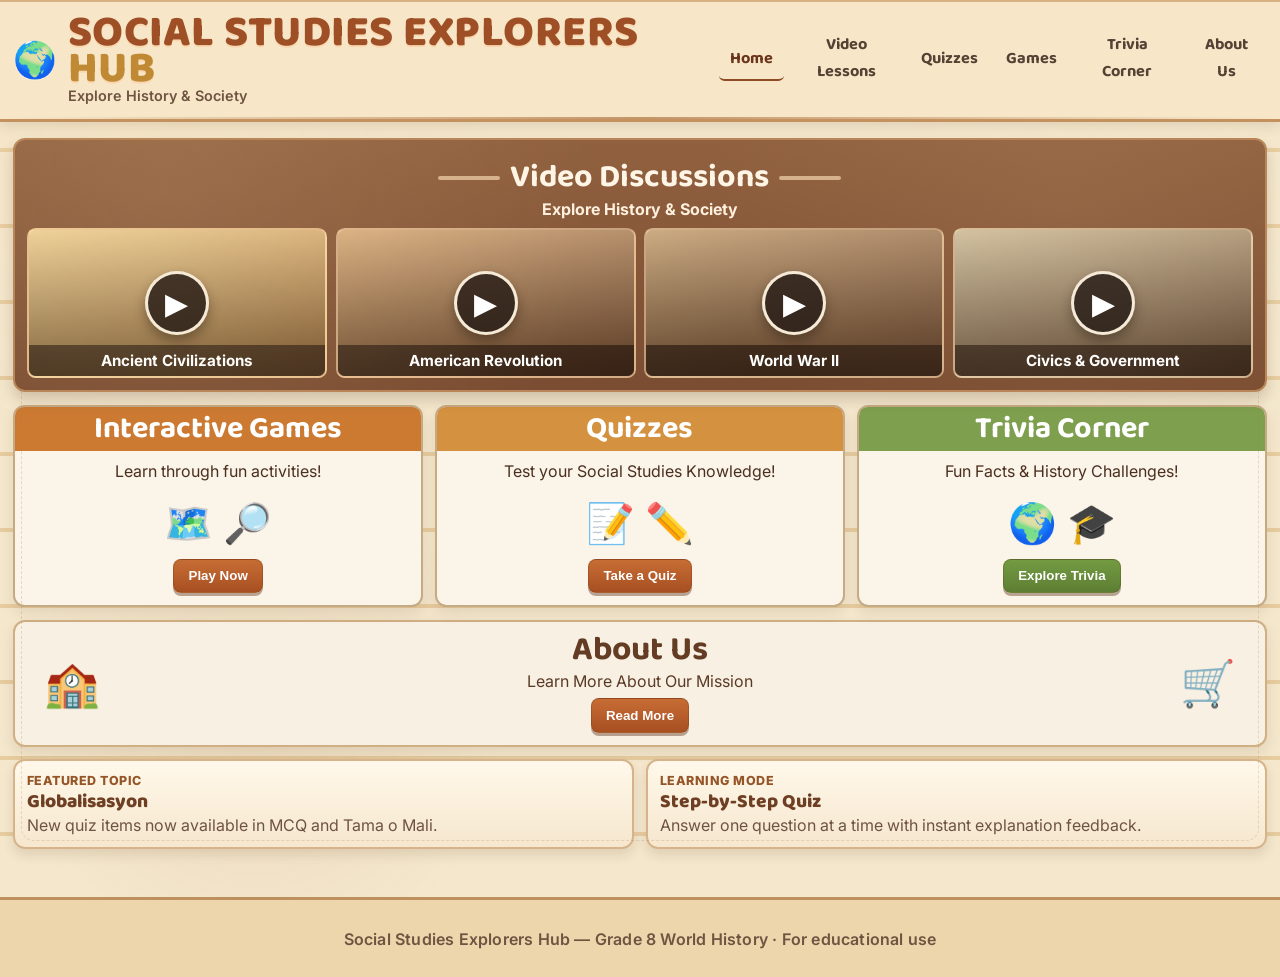
<file: index.html>
<!DOCTYPE html>
<html lang="en">
<head>
  <meta charset="UTF-8" />
  <meta name="viewport" content="width=device-width, initial-scale=1.0" />
  <title>Social Studies Explorers Hub</title>
  <link rel="preconnect" href="https://fonts.googleapis.com" />
  <link rel="preconnect" href="https://fonts.gstatic.com" crossorigin />
  <link href="https://fonts.googleapis.com/css2?family=Baloo+2:wght@500;700;800&family=Inter:wght@400;500;700&display=swap" rel="stylesheet" />
  <link rel="stylesheet" href="styles.css" />
</head>
<body>
  <header class="site-header">
    <div class="wrap nav-bar">
      <div class="brand">
        <div class="brand-icon">🌍</div>
        <div>
          <h1>SOCIAL STUDIES EXPLORERS <span>HUB</span></h1>
          <p>Explore History &amp; Society</p>
        </div>
      </div>
      <button id="menuToggle" class="menu-toggle" aria-label="Toggle navigation menu" aria-expanded="false">☰</button>
      <nav id="mainNav">
        <button class="nav-link active" data-target="home">Home</button>
        <button class="nav-link" data-target="videos">Video Lessons</button>
        <button class="nav-link" data-target="quizzes">Quizzes</button>
        <button class="nav-link" data-target="games">Games</button>
        <button class="nav-link" data-target="trivia">Trivia Corner</button>
        <button class="nav-link" data-target="about">About Us</button>
      </nav>
    </div>
  </header>

  <main class="wrap">
    <div id="app">
      <section id="home" class="panel visible home-panel">
        <section class="home-banner card-shell">
          <h2>Video Discussions</h2>
          <p class="sub">Explore History &amp; Society</p>
          <div class="feature-videos">
            <article class="video-tile v1">
              <button class="play-dot" data-go="videos" aria-label="Open Ancient Civilizations video">▶</button>
              <p>Ancient Civilizations</p>
            </article>
            <article class="video-tile v2">
              <button class="play-dot" data-go="videos" aria-label="Open American Revolution video">▶</button>
              <p>American Revolution</p>
            </article>
            <article class="video-tile v3">
              <button class="play-dot" data-go="videos" aria-label="Open World War II video">▶</button>
              <p>World War II</p>
            </article>
            <article class="video-tile v4">
              <button class="play-dot" data-go="videos" aria-label="Open Civics and Government video">▶</button>
              <p>Civics &amp; Government</p>
            </article>
          </div>
        </section>

        <section class="home-features">
          <article class="mini-panel orange">
            <h3>Interactive Games</h3>
            <p>Learn through fun activities!</p>
            <div class="emoji-art">🗺️ 🔎</div>
            <button class="mini-btn" data-go="games">Play Now</button>
          </article>
          <article class="mini-panel amber">
            <h3>Quizzes</h3>
            <p>Test your Social Studies Knowledge!</p>
            <div class="emoji-art">📝 ✏️</div>
            <button class="mini-btn" data-go="quizzes">Take a Quiz</button>
          </article>
          <article class="mini-panel green">
            <h3>Trivia Corner</h3>
            <p>Fun Facts &amp; History Challenges!</p>
            <div class="emoji-art">🌍 🎓</div>
            <button class="mini-btn" data-go="trivia">Explore Trivia</button>
          </article>
        </section>

        <section class="about-strip card-shell">
          <div class="about-icon">🏫</div>
          <div>
            <h3>About Us</h3>
            <p>Learn More About Our Mission</p>
            <button class="mini-btn" data-go="about">Read More</button>
          </div>
          <div class="about-icon">🛒</div>
        </section>

        <section class="home-highlights">
          <article class="highlight-card">
            <p class="kicker">Featured Topic</p>
            <h4>Globalisasyon</h4>
            <p>New quiz items now available in MCQ and Tama o Mali.</p>
          </article>
          <article class="highlight-card">
            <p class="kicker">Learning Mode</p>
            <h4>Step-by-Step Quiz</h4>
            <p>Answer one question at a time with instant explanation feedback.</p>
          </article>
        </section>
      </section>

      <section id="videos" class="panel">
        <h2>Video Lessons</h2>
        <p class="subtext">Select a topic to explore short learning videos and key focus areas.</p>
        <div id="videoCards" class="grid-4"></div>
      </section>

      <section id="quizzes" class="panel quizzes-panel">
        <div class="feature-hero-card">
          <p class="section-chip">Quizzes</p>
          <h2>Quizzes</h2>
          <p class="subtext">Answer topic-based quizzes with instant feedback and clear explanations.</p>
        </div>

        <div id="quizTopicGrid" class="quiz-topic-grid"></div>

        <div id="quizModuleArea" class="quiz-module-area quiz-module-hidden">
          <div class="quiz-module-header">
            <button id="quizBackToTopics" class="mini-btn" type="button">← Back to Topics</button>
            <div class="quiz-module-title">
              <div class="quiz-module-label">Module</div>
              <h2 id="quizModuleTitle">Topic</h2>
            </div>
            <div class="quiz-module-meta" aria-hidden="true">
              <span class="quiz-module-pill">Grade 8</span>
            </div>
          </div>

          <div class="quiz-page-switch" id="quizPageSwitch">
            <button class="tab active" type="button" data-quiz-page="mcqPage">Multiple Choice</button>
            <button class="tab" type="button" data-quiz-page="idPage">Identification</button>
            <button class="tab" type="button" data-quiz-page="tfPage">Tama o Mali</button>
          </div>

          <div id="mcqPage" class="quiz-page active quiz-shell card">
            <h3>Multiple Choice</h3>
            <div class="quiz-tabs" id="mcqTopicTabs"></div>
            <div id="mcqStartWrap" class="quiz-start-wrap">
              <button id="startMcq" class="cta quiz-start-btn" type="button">TAKE THE QUIZ NOW</button>
            </div>
            <form id="mcqForm" class="quiz-form"></form>
            <div class="quiz-actions">
              <button id="resetMcq" class="cta alt" type="button">Reset</button>
              <button id="submitMcq" class="cta">Submit Answer</button>
            </div>
            <div id="mcqResult" class="result-box"></div>
          </div>

          <div id="idPage" class="quiz-page quiz-shell card">
            <h3>Identification</h3>
            <div class="quiz-tabs" id="idTopicTabs"></div>
            <div id="idStartWrap" class="quiz-start-wrap">
              <button id="startId" class="cta quiz-start-btn" type="button">TAKE THE QUIZ NOW</button>
            </div>
            <form id="idForm" class="quiz-form"></form>
            <div class="quiz-actions">
              <button id="resetId" class="cta alt" type="button">Reset</button>
              <button id="submitId" class="cta">Submit Answer</button>
            </div>
            <div id="idResult" class="result-box"></div>
          </div>

          <div id="tfPage" class="quiz-page quiz-shell card">
            <h3>Tama o Mali</h3>
            <div class="quiz-tabs" id="tfTopicTabs"></div>
            <div id="tfStartWrap" class="quiz-start-wrap">
              <button id="startTf" class="cta quiz-start-btn" type="button">TAKE THE QUIZ NOW</button>
            </div>
            <form id="tfForm" class="quiz-form"></form>
            <div class="quiz-actions">
              <button id="resetTf" class="cta alt" type="button">Reset</button>
              <button id="submitTf" class="cta">Submit Answer</button>
            </div>
            <div id="tfResult" class="result-box"></div>
          </div>
        </div>
      </section>

      <section id="games" class="panel games-panel">
        <div class="feature-hero-card">
          <p class="section-chip">Interactive Games</p>
          <h2>Interactive Games</h2>
          <p class="subtext">Practice key topics with short game-based activities. Play, learn, and review concepts in a fun format.</p>
        </div>
        <div class="games-grid">
          <article class="card">
            <h3>History Unmasked</h3>
            <p>Guess the historical personality from the clue.</p>
            <div id="unmaskedGame"></div>
          </article>

          <article class="card">
            <h3>Flag-tastic Guessing Game</h3>
            <p>Pick the correct country name for each clue.</p>
            <div id="flagGame"></div>
          </article>

          <article class="card full">
            <h3>Decode the Past: 4 Pics Challenge</h3>
            <p>Reveal each concept and read the explanation.</p>
            <div id="decodeGame" class="decode-grid"></div>
          </article>
        </div>
      </section>

      <section id="trivia" class="panel trivia-panel">
        <article class="trivia-hero card">
          <p class="trivia-icon">📚</p>
          <h2>Trivia Corner</h2>
          <p class="subtext">
            <strong>Trivia</strong> means interesting facts that make you curious.
          </p>
        </article>

        <h3 class="trivia-section-title">Did you know?</h3>
        <div id="triviaList" class="trivia-list"></div>
      </section>

      <section id="about" class="panel about-panel">
        <article class="about-card about-hero">
          <p class="about-icon-badge">📘</p>
          <h2>About Us</h2>
          <p class="about-lead">
            This page summarizes the <strong>research background</strong>, <strong>purpose</strong>, and
            <strong>researcher profiles</strong> for the Social Studies Explorers Hub.
          </p>
        </article>

        <article class="about-card">
          <h3>Researcher's Background</h3>
          <p>
            Hi! We are third-year students from Batangas State University ARASOF Nasugbu Campus, majoring in Social
            Studies. We created this website as part of our research about how social media can help improve students'
            learning in Social Studies.
          </p>
          <p>
            Based on our study, we discovered that platforms like videos and online content can make learning more fun,
            engaging, and easier to understand.
          </p>
        </article>

        <article class="about-card">
          <h3>Purpose</h3>
          <p>The Social Studies Explorers Hub was built as a space where learners can:</p>
          <ul class="clean-list">
            <li>Watch video lessons</li>
            <li>Play interactive games</li>
            <li>Answer quizzes</li>
            <li>Explore fun history trivia</li>
          </ul>
        </article>

        <article class="about-card">
          <h3>Our Mission</h3>
          <p class="hero-line">"Explore the Past, Engage the Present, Learn for the Future"</p>
          <div class="about-badges">
            <span>Future Educators</span>
            <span>Interactive Learning</span>
            <span>Technology-Driven</span>
          </div>
          <p>
            We hope this platform helps learners enjoy World History while improving their knowledge. As future
            educators, our goal is to transform traditional learning into a more interactive, engaging, and
            technology-driven experience that supports better academic performance.
          </p>
        </article>
      </section>
    </div>
  </main>

  <footer class="site-footer">
    <div class="wrap">
      <p>Social Studies Explorers Hub — Grade 8 World History · For educational use</p>
    </div>
  </footer>

  <script src="script.js"></script>
</body>
</html>
</file>
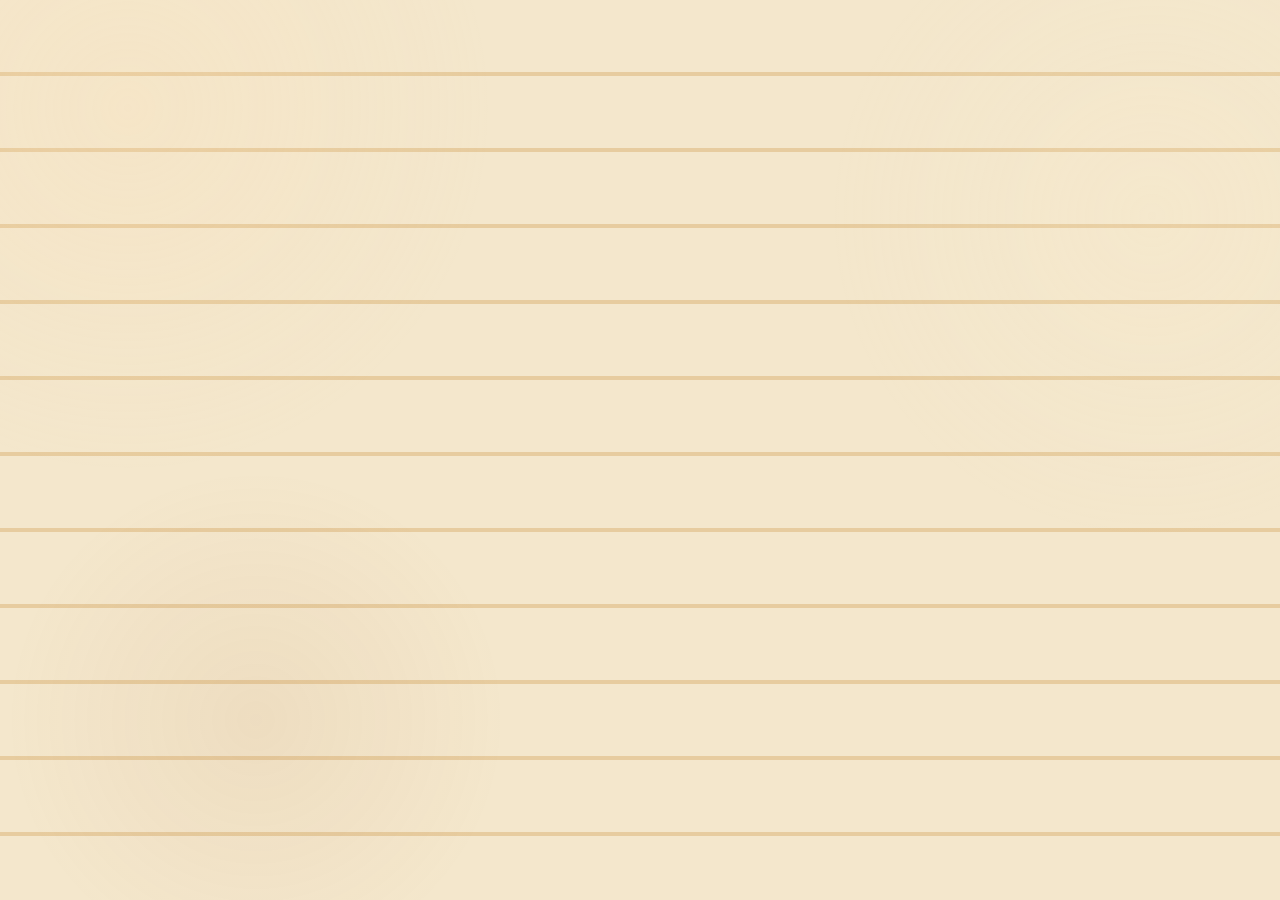
<file: about.html>
<!DOCTYPE html>
<html lang="en">
<head>
  <meta charset="UTF-8" />
  <meta name="viewport" content="width=device-width, initial-scale=1.0" />
  <title>Social Studies Explorers Hub</title>
  <link rel="preconnect" href="https://fonts.googleapis.com" />
  <link rel="preconnect" href="https://fonts.gstatic.com" crossorigin />
  <link href="https://fonts.googleapis.com/css2?family=Baloo+2:wght@500;700;800&family=Inter:wght@400;500;700&display=swap" rel="stylesheet" />
  <link rel="stylesheet" href="styles.css" />
</head>
<body>
<section id="about" class="panel about-panel">
  <article class="about-card about-hero">
    <p class="about-icon-badge">📘</p>
    <h2>About Us</h2>
    <p class="about-lead">
      This page summarizes the <strong>research background</strong>, <strong>purpose</strong>, and
      <strong>researcher profiles</strong> for the Social Studies Explorers Hub.
    </p>
  </article>

  <article class="about-card">
    <h3>Researcher's Background</h3>
    <p>
      Hi! We are third-year students from Batangas State University ARASOF Nasugbu Campus, majoring in Social
      Studies. We created this website as part of our research about how social media can help improve students'
      learning in Social Studies.
    </p>
    <p>
      Based on our study, we discovered that platforms like videos and online content can make learning more fun,
      engaging, and easier to understand.
    </p>
  </article>

  <article class="about-card">
    <h3>Purpose</h3>
    <p>The Social Studies Explorers Hub was built as a space where learners can:</p>
    <ul class="clean-list">
      <li>Watch video lessons</li>
      <li>Play interactive games</li>
      <li>Answer quizzes</li>
      <li>Explore fun history trivia</li>
    </ul>
  </article>

  <article class="about-card">
    <h3>Our Mission</h3>
    <p class="hero-line">"Explore the Past, Engage the Present, Learn for the Future"</p>
    <div class="about-badges">
      <span>Future Educators</span>
      <span>Interactive Learning</span>
      <span>Technology-Driven</span>
    </div>
    <p>
      We hope this platform helps learners enjoy World History while improving their knowledge. As future
      educators, our goal is to transform traditional learning into a more interactive, engaging, and
      technology-driven experience that supports better academic performance.
    </p>
  </article>
</section>
</body>
</html>
</file>
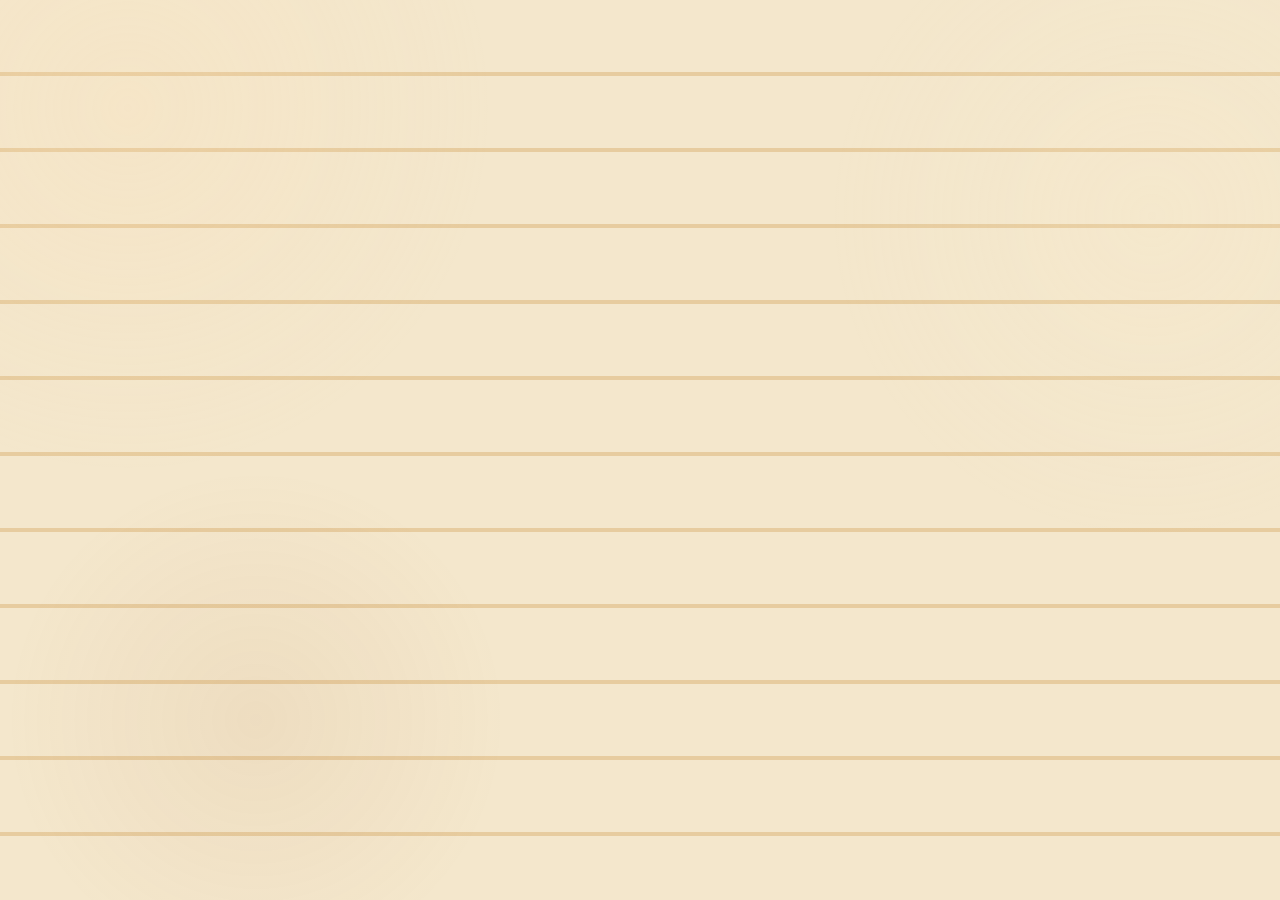
<file: games.html>
<!DOCTYPE html>
<html lang="en">
<head>
  <meta charset="UTF-8" />
  <meta name="viewport" content="width=device-width, initial-scale=1.0" />
  <title>Social Studies Explorers Hub</title>
  <link rel="preconnect" href="https://fonts.googleapis.com" />
  <link rel="preconnect" href="https://fonts.gstatic.com" crossorigin />
  <link href="https://fonts.googleapis.com/css2?family=Baloo+2:wght@500;700;800&family=Inter:wght@400;500;700&display=swap" rel="stylesheet" />
  <link rel="stylesheet" href="styles.css" />
</head>
<body>
<section id="games" class="panel games-panel">
  <div class="feature-hero-card">
    <p class="section-chip">Interactive Games</p>
    <h2>Interactive Games</h2>
    <p class="subtext">Practice key topics with short game-based activities. Play, learn, and review concepts in a fun format.</p>
  </div>
  <div class="games-grid">
    <article class="card">
      <h3>History Unmasked</h3>
      <p>Guess the historical personality from the clue.</p>
      <div id="unmaskedGame"></div>
    </article>

    <article class="card">
      <h3>Flag-tastic Guessing Game</h3>
      <p>Pick the correct country name for each clue.</p>
      <div id="flagGame"></div>
    </article>

    <article class="card full">
      <h3>Decode the Past: 4 Pics Challenge</h3>
      <p>Reveal each concept and read the explanation.</p>
      <div id="decodeGame" class="decode-grid"></div>
    </article>
  </div>
</section>
</body>
</html>
</file>
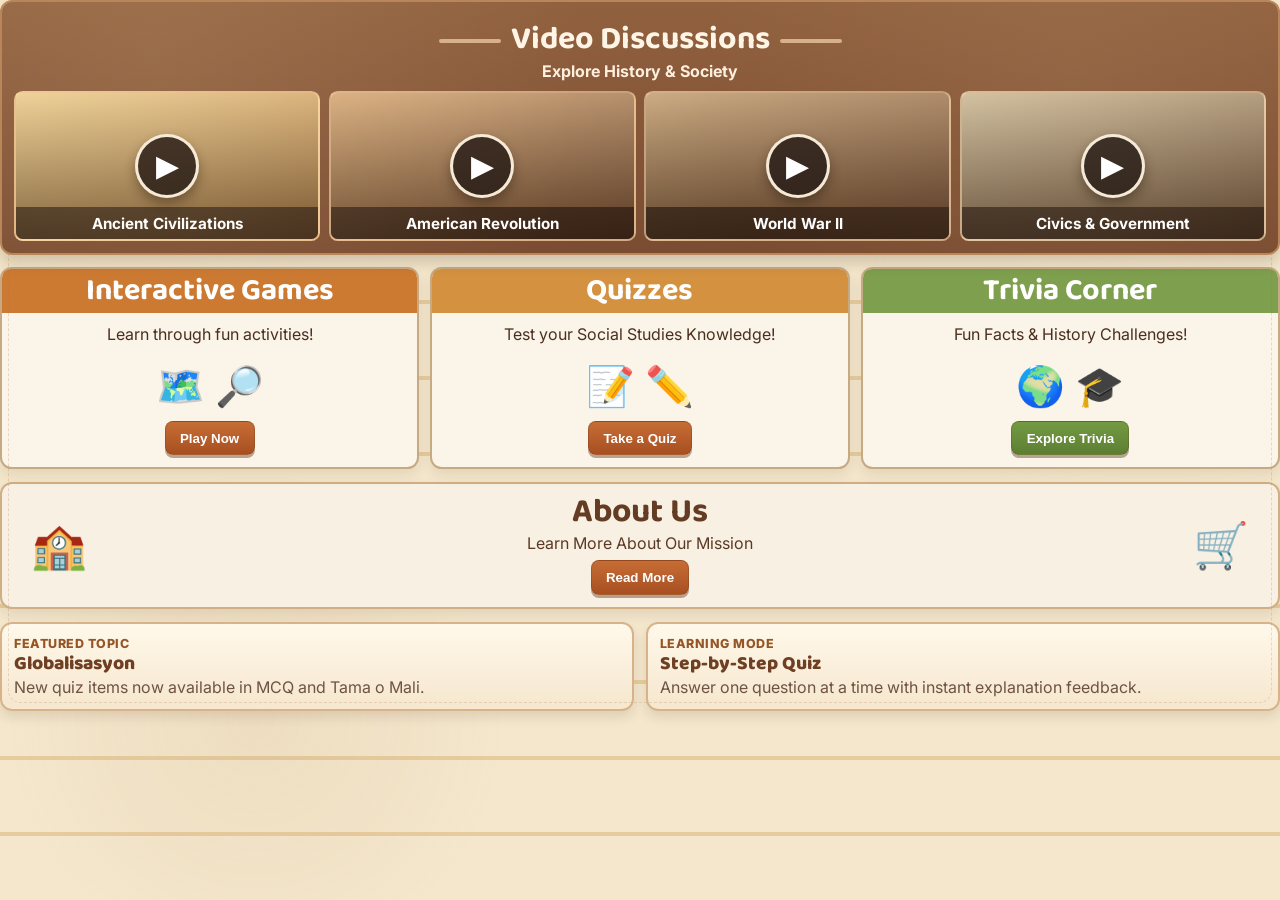
<file: home.html>
<!DOCTYPE html>
<html lang="en">
<head>
  <meta charset="UTF-8" />
  <meta name="viewport" content="width=device-width, initial-scale=1.0" />
  <title>Social Studies Explorers Hub</title>
  <link rel="preconnect" href="https://fonts.googleapis.com" />
  <link rel="preconnect" href="https://fonts.gstatic.com" crossorigin />
  <link href="https://fonts.googleapis.com/css2?family=Baloo+2:wght@500;700;800&family=Inter:wght@400;500;700&display=swap" rel="stylesheet" />
  <link rel="stylesheet" href="styles.css" />
</head>
<body>
<section id="home" class="panel visible home-panel">
  <section class="home-banner card-shell">
    <h2>Video Discussions</h2>
    <p class="sub">Explore History &amp; Society</p>
    <div class="feature-videos">
      <article class="video-tile v1">
        <button class="play-dot" data-go="videos" aria-label="Open Ancient Civilizations video">▶</button>
        <p>Ancient Civilizations</p>
      </article>
      <article class="video-tile v2">
        <button class="play-dot" data-go="videos" aria-label="Open American Revolution video">▶</button>
        <p>American Revolution</p>
      </article>
      <article class="video-tile v3">
        <button class="play-dot" data-go="videos" aria-label="Open World War II video">▶</button>
        <p>World War II</p>
      </article>
      <article class="video-tile v4">
        <button class="play-dot" data-go="videos" aria-label="Open Civics and Government video">▶</button>
        <p>Civics &amp; Government</p>
      </article>
    </div>
  </section>

  <section class="home-features">
    <article class="mini-panel orange">
      <h3>Interactive Games</h3>
      <p>Learn through fun activities!</p>
      <div class="emoji-art">🗺️ 🔎</div>
      <button class="mini-btn" data-go="games">Play Now</button>
    </article>
    <article class="mini-panel amber">
      <h3>Quizzes</h3>
      <p>Test your Social Studies Knowledge!</p>
      <div class="emoji-art">📝 ✏️</div>
      <button class="mini-btn" data-go="quizzes">Take a Quiz</button>
    </article>
    <article class="mini-panel green">
      <h3>Trivia Corner</h3>
      <p>Fun Facts &amp; History Challenges!</p>
      <div class="emoji-art">🌍 🎓</div>
      <button class="mini-btn" data-go="trivia">Explore Trivia</button>
    </article>
  </section>

  <section class="about-strip card-shell">
    <div class="about-icon">🏫</div>
    <div>
      <h3>About Us</h3>
      <p>Learn More About Our Mission</p>
      <button class="mini-btn" data-go="about">Read More</button>
    </div>
    <div class="about-icon">🛒</div>
  </section>

  <section class="home-highlights">
    <article class="highlight-card">
      <p class="kicker">Featured Topic</p>
      <h4>Globalisasyon</h4>
      <p>New quiz items now available in MCQ and Tama o Mali.</p>
    </article>
    <article class="highlight-card">
      <p class="kicker">Learning Mode</p>
      <h4>Step-by-Step Quiz</h4>
      <p>Answer one question at a time with instant explanation feedback.</p>
    </article>
  </section>
</section>
</body>
</html>
</file>
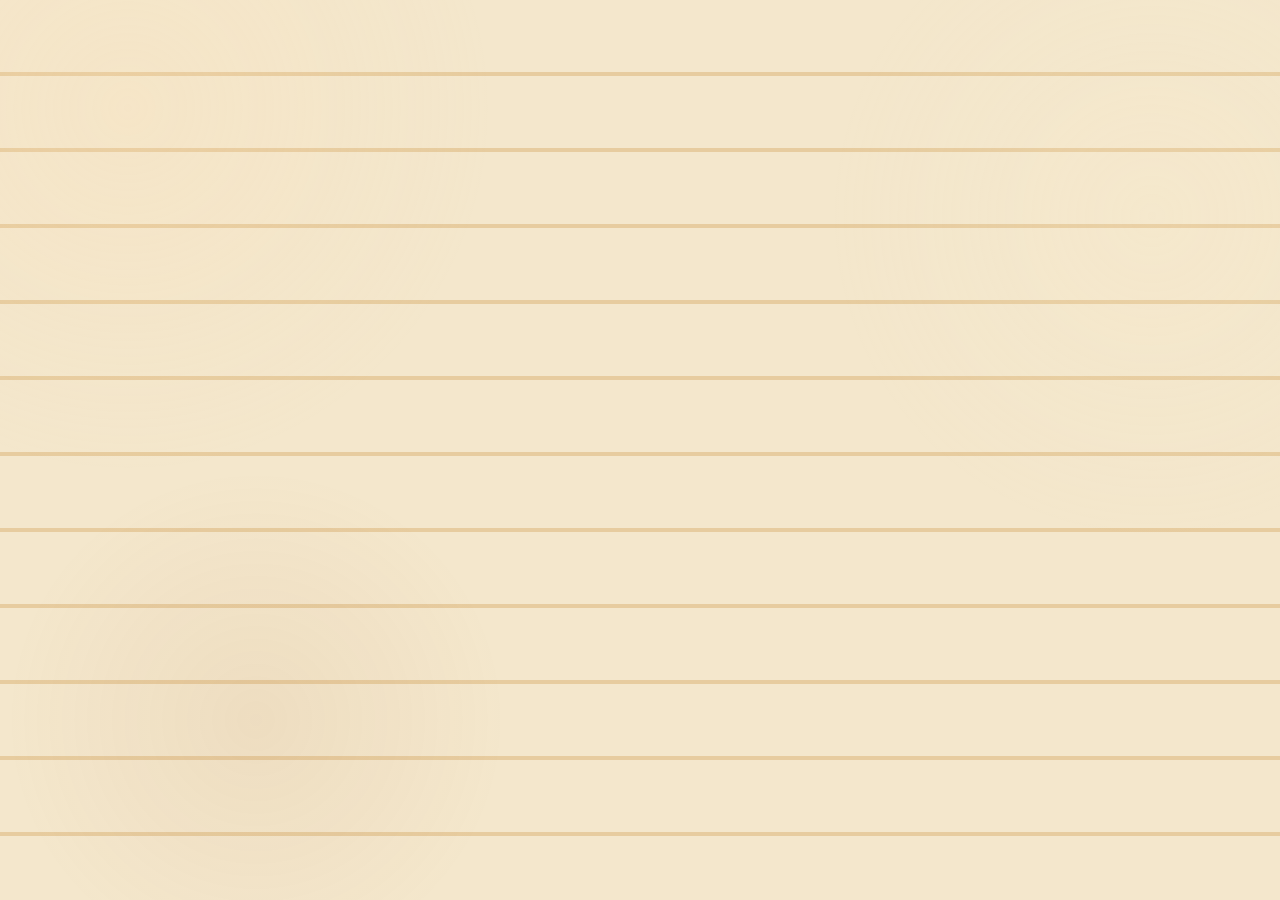
<file: quizzes.html>
<!DOCTYPE html>
<html lang="en">
<head>
  <meta charset="UTF-8" />
  <meta name="viewport" content="width=device-width, initial-scale=1.0" />
  <title>Social Studies Explorers Hub</title>
  <link rel="preconnect" href="https://fonts.googleapis.com" />
  <link rel="preconnect" href="https://fonts.gstatic.com" crossorigin />
  <link href="https://fonts.googleapis.com/css2?family=Baloo+2:wght@500;700;800&family=Inter:wght@400;500;700&display=swap" rel="stylesheet" />
  <link rel="stylesheet" href="styles.css" />
</head>
<body>
<section id="quizzes" class="panel quizzes-panel">
  <div class="feature-hero-card">
    <p class="section-chip">Quizzes</p>
    <h2>Quizzes</h2>
    <p class="subtext">Answer topic-based quizzes with instant feedback and clear explanations.</p>
  </div>

  <div id="quizTopicGrid" class="quiz-topic-grid"></div>

  <div id="quizModuleArea" class="quiz-module-area quiz-module-hidden">
    <div class="quiz-module-header">
      <button id="quizBackToTopics" class="mini-btn" type="button">← Back to Topics</button>
      <div class="quiz-module-title">
        <div class="quiz-module-label">Module</div>
        <h2 id="quizModuleTitle">Topic</h2>
      </div>
      <div class="quiz-module-meta" aria-hidden="true">
        <span class="quiz-module-pill">Grade 8</span>
      </div>
    </div>

    <div class="quiz-page-switch" id="quizPageSwitch">
      <button class="tab active" type="button" data-quiz-page="mcqPage">Multiple Choice</button>
      <button class="tab" type="button" data-quiz-page="idPage">Identification</button>
      <button class="tab" type="button" data-quiz-page="tfPage">Tama o Mali</button>
    </div>

    <div id="mcqPage" class="quiz-page active quiz-shell card">
      <h3>Multiple Choice</h3>
      <div class="quiz-tabs" id="mcqTopicTabs"></div>
      <div id="mcqStartWrap" class="quiz-start-wrap">
        <button id="startMcq" class="cta quiz-start-btn" type="button">TAKE THE QUIZ NOW</button>
      </div>
      <form id="mcqForm" class="quiz-form"></form>
      <div class="quiz-actions">
        <button id="resetMcq" class="cta alt" type="button">Reset</button>
        <button id="submitMcq" class="cta">Submit Answer</button>
      </div>
      <div id="mcqResult" class="result-box"></div>
    </div>

    <div id="idPage" class="quiz-page quiz-shell card">
      <h3>Identification</h3>
      <div class="quiz-tabs" id="idTopicTabs"></div>
      <div id="idStartWrap" class="quiz-start-wrap">
        <button id="startId" class="cta quiz-start-btn" type="button">TAKE THE QUIZ NOW</button>
      </div>
      <form id="idForm" class="quiz-form"></form>
      <div class="quiz-actions">
        <button id="resetId" class="cta alt" type="button">Reset</button>
        <button id="submitId" class="cta">Submit Answer</button>
      </div>
      <div id="idResult" class="result-box"></div>
    </div>

    <div id="tfPage" class="quiz-page quiz-shell card">
      <h3>Tama o Mali</h3>
      <div class="quiz-tabs" id="tfTopicTabs"></div>
      <div id="tfStartWrap" class="quiz-start-wrap">
        <button id="startTf" class="cta quiz-start-btn" type="button">TAKE THE QUIZ NOW</button>
      </div>
      <form id="tfForm" class="quiz-form"></form>
      <div class="quiz-actions">
        <button id="resetTf" class="cta alt" type="button">Reset</button>
        <button id="submitTf" class="cta">Submit Answer</button>
      </div>
      <div id="tfResult" class="result-box"></div>
    </div>
  </div>
</section>
</body>
</html>
</file>
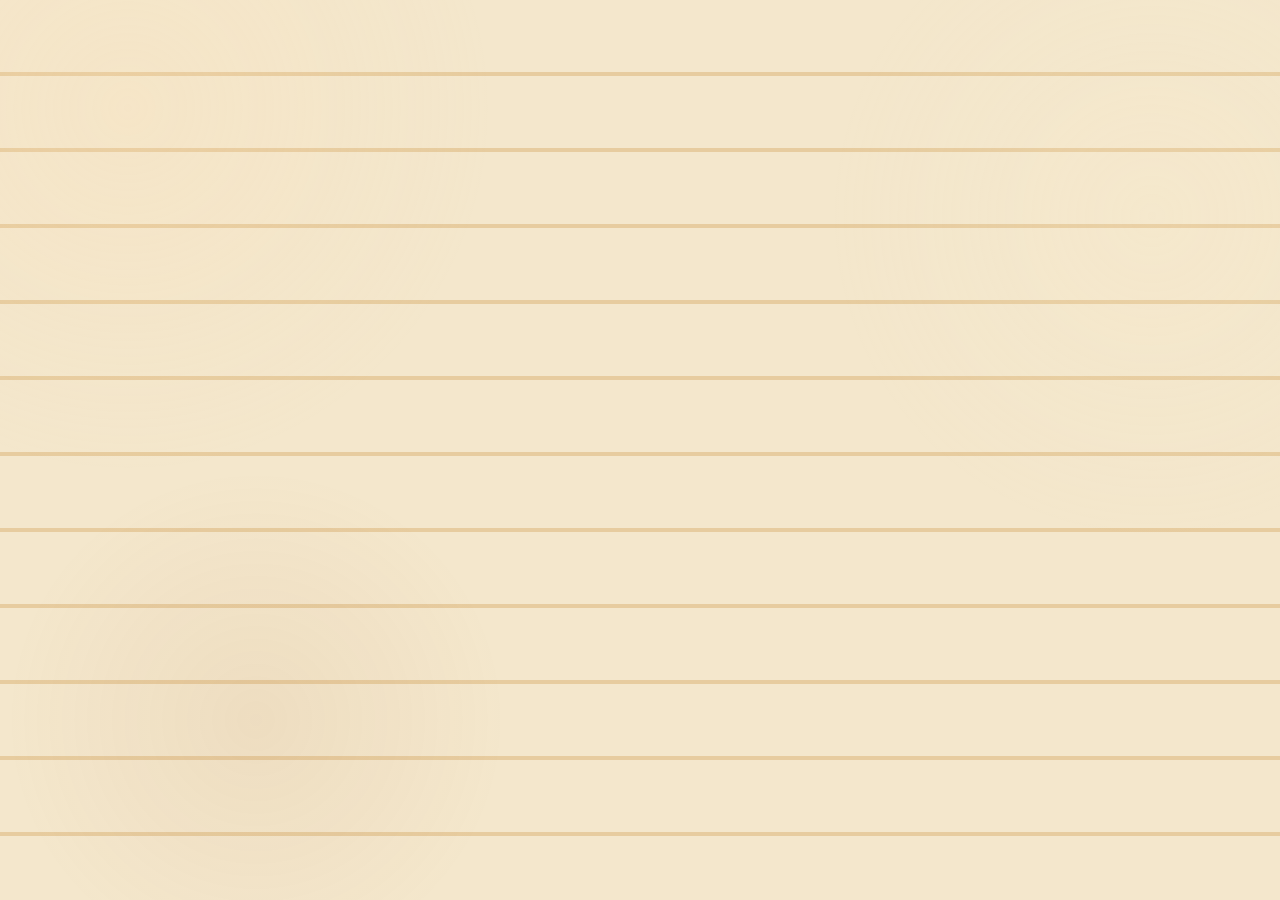
<file: trivia.html>
<!DOCTYPE html>
<html lang="en">
<head>
  <meta charset="UTF-8" />
  <meta name="viewport" content="width=device-width, initial-scale=1.0" />
  <title>Social Studies Explorers Hub</title>
  <link rel="preconnect" href="https://fonts.googleapis.com" />
  <link rel="preconnect" href="https://fonts.gstatic.com" crossorigin />
  <link href="https://fonts.googleapis.com/css2?family=Baloo+2:wght@500;700;800&family=Inter:wght@400;500;700&display=swap" rel="stylesheet" />
  <link rel="stylesheet" href="styles.css" />
</head>
<body>
<section id="trivia" class="panel trivia-panel">
  <article class="trivia-hero card">
    <p class="trivia-icon">📚</p>
    <h2>Trivia Corner</h2>
    <p class="subtext">
      <strong>Trivia</strong> means interesting facts that make you curious.
    </p>
  </article>

  <h3 class="trivia-section-title">Did you know?</h3>
  <div id="triviaList" class="trivia-list"></div>
</section>
</body>
</html>
</file>
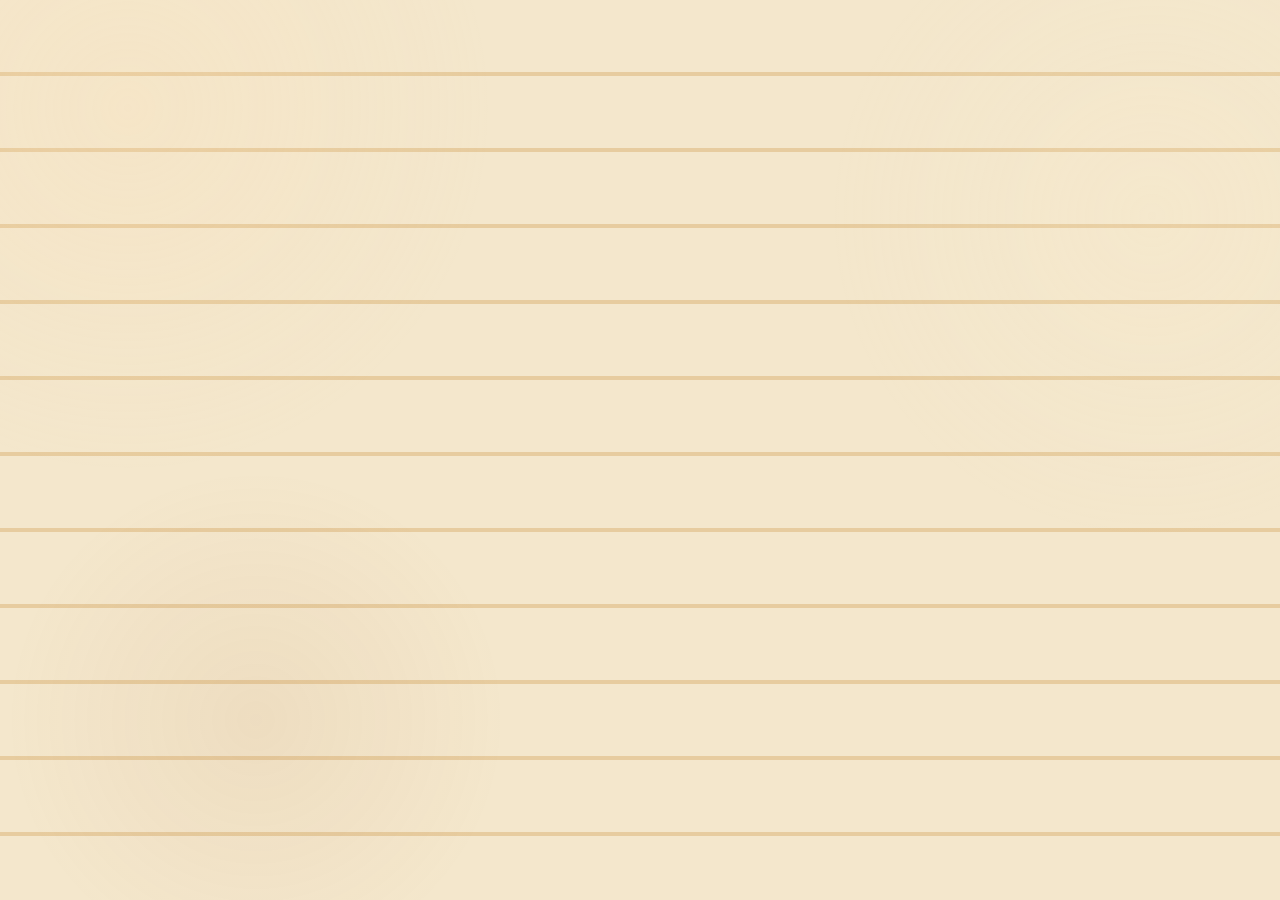
<file: videos.html>
<!DOCTYPE html>
<html lang="en">
<head>
  <meta charset="UTF-8" />
  <meta name="viewport" content="width=device-width, initial-scale=1.0" />
  <title>Social Studies Explorers Hub</title>
  <link rel="preconnect" href="https://fonts.googleapis.com" />
  <link rel="preconnect" href="https://fonts.gstatic.com" crossorigin />
  <link href="https://fonts.googleapis.com/css2?family=Baloo+2:wght@500;700;800&family=Inter:wght@400;500;700&display=swap" rel="stylesheet" />
  <link rel="stylesheet" href="styles.css" />
</head>
<body>
<section id="videos" class="panel">
  <h2>Video Lessons</h2>
  <p class="subtext">Select a topic to explore short learning videos and key focus areas.</p>
  <div id="videoCards" class="grid-4"></div>
</section>
</body>
</html>
</file>
<file: styles.css>
:root {
  --bg: #efe1c4;
  --bg-2: #e6c795;
  --panel: #f8edd6;
  --ink: #4a2f1f;
  --muted: #6f5441;
  --brand: #b35a27;
  --brand-dark: #7b3f1f;
  --brand-2: #7f9b4f;
  --card: #fff7e8;
  --line: #ccaa80;
  --glow: rgba(183, 110, 54, 0.18);
}

* {
  box-sizing: border-box;
}

body {
  margin: 0;
  font-family: Inter, Arial, sans-serif;
  color: var(--ink);
  min-height: 100vh;
  display: flex;
  flex-direction: column;
  background:
    repeating-linear-gradient(
      to bottom,
      #f4e7cc 0 72px,
      #e7cc9f 72px 76px
    ),
    linear-gradient(180deg, var(--bg) 0%, var(--bg-2) 100%);
  background-attachment: fixed;
  position: relative;
}

body::before {
  content: "";
  position: fixed;
  inset: 0;
  pointer-events: none;
  background:
    radial-gradient(circle at 10% 12%, rgba(255, 223, 181, 0.18), transparent 26%),
    radial-gradient(circle at 90% 24%, rgba(255, 241, 210, 0.14), transparent 24%),
    radial-gradient(circle at 20% 80%, rgba(175, 110, 59, 0.08), transparent 20%);
}

.wrap {
  width: min(1500px, 98vw);
  margin: 0 auto;
}

.site-header {
  position: sticky;
  top: 0;
  z-index: 50;
  background: rgba(247, 231, 200, 0.98);
  border-top: 2px solid #d8b182;
  border-bottom: 3px solid #c3915d;
  backdrop-filter: blur(4px);
  box-shadow: 0 4px 12px rgba(82, 44, 20, 0.12);
}

.site-header::after {
  content: "";
  display: block;
  height: 2px;
  background: linear-gradient(90deg, transparent, rgba(164, 94, 42, 0.6), transparent);
}

.nav-bar {
  display: flex;
  align-items: center;
  justify-content: space-between;
  gap: 1rem;
  padding: 0.8rem 0;
}

.brand {
  display: flex;
  align-items: center;
  gap: 0.7rem;
}

.brand-icon {
  font-size: 2.2rem;
  filter: drop-shadow(0 1px 0 #fff1dd);
}

.brand h1 {
  margin: 0;
  font: 800 2.75rem/0.82 "Baloo 2", cursive;
  color: #9e4f25;
  letter-spacing: 0.5px;
  text-shadow: 0 2px 0 #f9d8b1;
}

.brand h1 span {
  color: #c08a35;
}

.brand p {
  margin: 0;
  color: var(--muted);
  font-size: 0.9rem;
  font-weight: 600;
}

nav {
  display: flex;
  flex-wrap: nowrap;
  gap: 0.35rem;
  justify-content: flex-end;
  align-items: center;
}

.menu-toggle {
  display: none;
  border: 2px solid #a86f42;
  background: #f8e6c6;
  color: #6b3c1f;
  border-radius: 0.5rem;
  padding: 0.4rem 0.65rem;
  font-size: 1.1rem;
  font-weight: 800;
  cursor: pointer;
}

.nav-link {
  border: none;
  background: transparent;
  color: #564135;
  padding: 0.45rem 0.7rem;
  border-radius: 0.35rem;
  font-family: "Baloo 2", cursive;
  font-size: 1.02rem;
  font-weight: 700;
  cursor: pointer;
  border-bottom: 2px solid transparent;
  transition: all 0.2s ease;
}

@media (max-width: 1120px) and (min-width: 861px) {
  .nav-link {
    padding: 0.4rem 0.5rem;
    font-size: 0.92rem;
  }
}

.nav-link.active,
.nav-link:hover {
  color: #6b351b;
  border-bottom-color: #8f4a26;
}

main {
  flex: 1;
  padding: 1rem 0 2rem;
}

.panel {
  display: none;
  background: var(--panel);
  border: 2px solid #c59b6b;
  border-radius: 1rem;
  padding: 1rem;
  box-shadow: 0 10px 24px rgba(62, 42, 21, 0.14);
  margin-bottom: 1rem;
  position: relative;
}

.panel::before {
  content: "";
  position: absolute;
  inset: 8px;
  border: 1px dashed rgba(169, 113, 71, 0.22);
  border-radius: 0.8rem;
  pointer-events: none;
}

.panel.visible {
  display: block;
  animation: panelFadeIn 0.35s ease;
}

h2, h3 {
  font-family: "Baloo 2", cursive;
  margin: 0.2rem 0 0.6rem;
}

h4 {
  margin: 0.4rem 0 0.3rem;
  color: #7a4c2f;
  font-size: 1.05rem;
}

h2 {
  color: #6f3d22;
  font-size: 2rem;
  text-align: center;
  position: relative;
}

h2::before,
h2::after {
  content: "";
  display: inline-block;
  width: 62px;
  height: 4px;
  background: #b47745;
  border-radius: 5px;
  vertical-align: middle;
  margin: 0 10px;
}

h3 {
  color: #7a4c2f;
  font-size: 1.45rem;
}

.subtext {
  margin-top: -0.2rem;
  color: var(--muted);
}

.hero {
  background: linear-gradient(135deg, #7c4a2b, #9b623a 60%, #b87b48);
  color: #fff8ed;
  border-radius: 1rem;
  padding: 1.1rem 1.1rem 1.2rem;
  border: 3px solid #d0a679;
  box-shadow: inset 0 1px 0 rgba(255, 255, 255, 0.25);
}

.hero h2 {
  color: #fff;
}

.hero-line {
  font-weight: 700;
}

.hero-actions {
  display: flex;
  gap: 0.6rem;
  flex-wrap: wrap;
}

.cta,
.mini-btn {
  cursor: pointer;
  border: 1px solid rgba(72, 35, 15, 0.2);
  border-radius: 0.55rem;
  padding: 0.55rem 0.9rem;
  font-weight: 700;
  box-shadow: 0 3px 0 rgba(79, 36, 14, 0.35);
  transition: transform 0.15s ease, filter 0.2s ease;
}

.cta {
  background: var(--brand);
  color: #fff;
}

.cta.alt {
  background: var(--brand-2);
}

.mini-btn {
  background: #c4743c;
  color: #fff;
}

.mini-btn:hover,
.cta:hover {
  filter: brightness(1.08) saturate(1.05);
  transform: translateY(-1px);
  box-shadow: 0 0 0 4px var(--glow), 0 3px 0 rgba(79, 36, 14, 0.35);
}

.mini-btn:active,
.cta:active {
  transform: translateY(2px);
  box-shadow: 0 1px 0 rgba(79, 36, 14, 0.35);
}

.home-grid,
.grid-4 {
  margin-top: 1rem;
  display: grid;
  grid-template-columns: repeat(auto-fit, minmax(220px, 1fr));
  gap: 0.8rem;
}

.card {
  background: var(--card);
  border: 2px solid var(--line);
  border-radius: 0.85rem;
  padding: 0.8rem;
  box-shadow: 0 4px 10px rgba(68, 38, 18, 0.1);
  transition: transform 0.2s ease, box-shadow 0.2s ease;
  position: relative;
  overflow: hidden;
}

.card:hover {
  transform: translateY(-3px);
  box-shadow: 0 8px 14px rgba(68, 38, 18, 0.15);
}

.card::after {
  content: "";
  position: absolute;
  inset: 0;
  background: linear-gradient(180deg, rgba(255, 255, 255, 0.16), transparent 45%);
  pointer-events: none;
}

.accent-1 { border-top: 6px solid #855029; }
.accent-2 { border-top: 6px solid #cc7b33; }
.accent-3 { border-top: 6px solid #9a622f; }
.accent-4 { border-top: 6px solid #7f9b4f; }

.video-card .topic {
  font-weight: 700;
  color: #6c4428;
}

.video-placeholder {
  background: linear-gradient(140deg, #d1ae82, #bc8758);
  min-height: 145px;
  border-radius: 0.7rem;
  display: grid;
  place-items: center;
  color: #fff;
  text-align: center;
  padding: 0.5rem;
  position: relative;
  overflow: hidden;
}

.video-placeholder::before {
  content: "";
  position: absolute;
  inset: 0;
  background: linear-gradient(180deg, rgba(255, 255, 255, 0.15), rgba(43, 21, 9, 0.3));
}

.video-placeholder .play {
  width: 62px;
  height: 62px;
  border-radius: 50%;
  background: rgba(38, 22, 13, 0.76);
  display: grid;
  place-items: center;
  font-size: 1.8rem;
  border: 3px solid rgba(255, 239, 206, 0.7);
  position: relative;
  z-index: 1;
}

.video-card .badge {
  display: inline-block;
  margin-top: 0.45rem;
  background: #f0ddbc;
  color: #6f4528;
  padding: 0.2rem 0.45rem;
  border-radius: 999px;
  font-size: 0.75rem;
  font-weight: 700;
}

.quiz-tabs {
  display: flex;
  gap: 0.5rem;
  flex-wrap: wrap;
  margin: 0.8rem 0 0.95rem;
}

#mcqTopicTabs,
#idTopicTabs,
#tfTopicTabs {
  display: none;
}

.quiz-type-tabs {
  display: flex;
  gap: 0.5rem;
  flex-wrap: wrap;
  margin: 0 0 0.8rem;
}

.quiz-page-switch {
  display: flex;
  gap: 0.5rem;
  flex-wrap: wrap;
  margin-bottom: 0.9rem;
  justify-content: center;
  background: rgba(255, 250, 242, 0.85);
  border: 1px solid rgba(216, 180, 139, 0.65);
  border-radius: 1rem;
  padding: 0.6rem;
}

.quiz-page {
  display: none;
}

.quiz-page.active {
  display: block;
}

.quiz-start-wrap {
  margin: 0.35rem 0 0.9rem;
}

.quiz-start-btn {
  min-width: 220px;
  letter-spacing: 0.4px;
}

.quiz-module-hidden {
  display: none;
}

.quiz-hidden {
  display: none;
}

.quiz-module-header {
  display: flex;
  align-items: center;
  justify-content: space-between;
  gap: 0.75rem;
  margin-bottom: 0.8rem;
  background: rgba(255, 250, 242, 0.95);
  border: 2px solid #d8b48b;
  border-radius: 1rem;
  padding: 0.75rem 0.9rem;
  box-shadow: 0 10px 20px rgba(74, 43, 21, 0.08);
}

.quiz-module-area {
  padding: 1rem;
  background: rgba(255, 250, 242, 0.92);
  border: 2px solid #d8b48b;
  border-radius: 1.15rem;
  box-shadow: 0 18px 34px rgba(74, 43, 21, 0.12);
}

.quiz-module-title {
  flex: 1;
  text-align: center;
}

.quiz-module-label {
  font-weight: 800;
  color: #6a3f24;
  font-size: 0.9rem;
  margin-bottom: 0.15rem;
}

.quiz-module-title h2 {
  margin: 0;
  font-size: 1.8rem;
}

.quiz-module-label {
  opacity: 0.9;
}

.quiz-module-pill {
  display: inline-block;
  padding: 0.3rem 0.65rem;
  border-radius: 999px;
  border: 1px solid #d8b48b;
  background: linear-gradient(180deg, #d99356, #bc6e36);
  color: #fff;
  font-weight: 950;
  font-size: 0.85rem;
}

.quiz-question-card {
  border: 2px solid #dbe3ea;
  background: rgba(255, 255, 255, 0.75);
  border-radius: 1rem;
  padding: 1rem;
}

.quiz-topic-grid {
  display: grid;
  grid-template-columns: repeat(auto-fit, minmax(240px, 1fr));
  gap: 0.85rem;
  margin-top: 0.9rem;
}

.quiz-topic-card {
  width: 100%;
  border: 2px solid #d8b48b;
  background: #fffaf2;
  border-radius: 1rem;
  padding: 0.95rem 0.95rem;
  box-shadow: 0 6px 12px rgba(74, 43, 21, 0.08);
  cursor: pointer;
  text-align: left;
  font-family: "Baloo 2", cursive;
  font-weight: 800;
  color: #5b3a25;
  height: 190px;
  display: flex;
  flex-direction: column;
  gap: 0.55rem;
  transition: transform 0.2s ease, box-shadow 0.2s ease;
}

.quiz-topic-card:hover {
  box-shadow: 0 10px 18px rgba(74, 43, 21, 0.16);
  transform: translateY(-2px);
}

.quiz-topic-card-top {
  display: flex;
  align-items: center;
  justify-content: space-between;
}

.quiz-topic-index {
  width: 44px;
  height: 44px;
  border-radius: 999px;
  display: grid;
  place-items: center;
  background: linear-gradient(180deg, #e2b078, #b56c37);
  color: #fff;
  font-weight: 950;
  font-size: 1.05rem;
  box-shadow: 0 8px 18px rgba(86, 39, 14, 0.16);
  border: 2px solid rgba(255, 255, 255, 0.35);
}

.quiz-topic-status {
  padding: 0.25rem 0.5rem;
  border-radius: 999px;
  font-size: 0.82rem;
  font-weight: 950;
  letter-spacing: 0.4px;
  color: #7a3f1f;
  border: 1px solid rgba(202, 143, 76, 0.7);
  background: rgba(255, 245, 227, 0.7);
}

.quiz-topic-card-title {
  font-size: 1.25rem;
  line-height: 1.15;
  color: #5b3a25;
}

.quiz-topic-card-sub {
  color: #7a5a47;
  font-size: 0.95rem;
}

.quiz-topic-card-cta {
  margin-top: auto;
  align-self: stretch;
  padding: 0.7rem 0.85rem;
  border-radius: 0.9rem;
  background: linear-gradient(180deg, #c66d35, #a84f22);
  color: #fff;
  font-weight: 950;
  text-align: center;
  box-shadow: 0 10px 20px rgba(74, 43, 21, 0.15);
  border: 2px solid rgba(255, 255, 255, 0.2);
}

.quiz-locked {
  display: none;
}

.tab {
  border: 1px solid #cfb08a;
  background: #fff8ec;
  color: #5c3c27;
  border-radius: 999px;
  padding: 0.45rem 0.9rem;
  font-family: "Baloo 2", cursive;
  font-size: 1rem;
  font-weight: 700;
  cursor: pointer;
  box-shadow: 0 2px 6px rgba(74, 42, 20, 0.1);
}

.tab.active {
  background: linear-gradient(135deg, #b86c36, #cf8a4f);
  color: #fff;
  border-color: #ba7744;
}

.quiz-item {
  border: 1px solid #e0caa6;
  border-radius: 0.9rem;
  padding: 0.9rem 0.95rem;
  background: #fffdf7;
  margin-top: 0.9rem;
}

.quiz-item legend {
  font-weight: 700;
  margin-bottom: 0.6rem;
  padding-left: 0.2rem;
}

.quiz-item label {
  display: block;
  margin: 0.55rem 0 0;
  border: 1px solid #dbc7ae;
  border-radius: 0.65rem;
  padding: 0.7rem 0.8rem;
  background: #fffdf7;
  transition: border-color 0.2s ease, box-shadow 0.2s ease, background 0.2s ease;
}

.quiz-item label:hover {
  border-color: #cc9f71;
  box-shadow: 0 0 0 3px rgba(183, 110, 54, 0.12);
  background: #fff9ef;
}

.quiz-item input[type="radio"],
.quiz-item input[type="text"] {
  accent-color: #b35a27;
}

.quiz-item input[type="text"] {
  width: 100%;
  border: 1px solid #dbc7ae;
  background: #fffdf7;
  border-radius: 0.55rem;
  padding: 0.6rem 0.7rem;
  color: #5b3a25;
}

.quiz-actions {
  margin-top: 0.8rem;
  display: flex;
  gap: 0.5rem;
  flex-wrap: wrap;
  justify-content: space-between;
}

.quiz-actions .cta.alt {
  order: 1;
}

.quiz-actions .cta:not(.alt) {
  order: 2;
  margin-left: auto;
}

.result-box {
  margin-top: 0.7rem;
  padding: 0.8rem;
  border-radius: 0.65rem;
  border: 1px solid #d6c0a6;
  background: #f8efe0;
  min-height: 46px;
}

.quiz-progress {
  display: block;
  margin: 0.2rem 0 0.65rem;
  padding: 0.55rem 0.75rem;
  border-radius: 0.7rem;
  background: #ffffff;
  border: 1px solid #d7c2a8;
  font-size: 0.9rem;
  font-weight: 700;
  color: #5d3b24;
}

.quiz-progress .meta {
  display: flex;
  justify-content: space-between;
  gap: 0.6rem;
}

.quiz-progress .track {
  margin-top: 0.55rem;
  width: 100%;
  height: 10px;
  border-radius: 999px;
  overflow: hidden;
  background: #eadcc8;
  border: 1px solid #d6c0a6;
}

.quiz-progress .fill {
  height: 100%;
  width: 0%;
  background: linear-gradient(90deg, #b76534, #d08b52);
  transition: width 0.2s ease;
}

.quiz-shell {
  border-color: #d4b791;
  background: #fffaf0;
}

.quizzes-panel,
.games-panel {
  background: linear-gradient(180deg, rgba(248, 235, 211, 0.92), rgba(239, 214, 173, 0.92));
  border: 2px solid #caa576;
}

.quizzes-panel {
  background:
    radial-gradient(circle at 10% 10%, rgba(179, 90, 39, 0.18), transparent 35%),
    radial-gradient(circle at 90% 20%, rgba(210, 172, 126, 0.35), transparent 45%),
    linear-gradient(135deg, rgba(255, 250, 242, 0.95) 0%, rgba(238, 209, 173, 0.92) 55%, rgba(255, 250, 242, 0.94) 100%);
}

.feature-hero-card {
  background: #fffaf2;
  border: 1px solid #d8bd97;
  border-radius: 1rem;
  box-shadow: 0 4px 12px rgba(74, 43, 21, 0.08);
  padding: 1.15rem;
  margin-bottom: 0.85rem;
  position: relative;
  overflow: hidden;
}

.feature-hero-card::before {
  content: "";
  position: absolute;
  top: -60px;
  right: -60px;
  width: 180px;
  height: 180px;
  border-radius: 50%;
  background: radial-gradient(circle, rgba(187, 121, 66, 0.18), rgba(187, 121, 66, 0));
  pointer-events: none;
}

.feature-hero-card h2 {
  text-align: left;
  color: #6a3f24;
  margin-top: 0.2rem;
}

.feature-hero-card h2::before,
.feature-hero-card h2::after {
  display: none;
}

.feature-hero-card .subtext {
  color: #6e503d;
  margin: 0;
  line-height: 1.7;
}

.section-chip {
  margin: 0;
  display: inline-block;
  padding: 0.28rem 0.65rem;
  border-radius: 999px;
  background: linear-gradient(135deg, #b96734, #cf8a4e);
  color: #fff;
  font-family: "Baloo 2", cursive;
  font-weight: 700;
  font-size: 0.95rem;
}

.games-grid {
  display: grid;
  grid-template-columns: repeat(auto-fit, minmax(290px, 1fr));
  gap: 0.9rem;
}

.full {
  grid-column: 1 / -1;
}

.game-question {
  margin: 0.6rem 0;
  font-weight: 600;
  color: #5b3b26;
}

.game-result {
  margin-top: 0.5rem;
  color: #6a4329;
  font-weight: 700;
}

.games-panel .card {
  border: 1px solid #d8c1a4;
  background: #fffaf2;
  border-radius: 0.95rem;
}

#unmaskedInput {
  width: 100%;
  padding: 0.55rem 0.65rem;
  border-radius: 0.45rem;
  border: 1px solid #c59b70;
  background: #fffbf3;
}

.decode-grid {
  display: grid;
  grid-template-columns: repeat(auto-fit, minmax(220px, 1fr));
  gap: 0.7rem;
}

.decode-card h4 {
  margin: 0.2rem 0 0.4rem;
}

.decode-card p {
  margin: 0.35rem 0;
}

.hidden {
  display: none;
}

.trivia-card {
  text-align: center;
}

#triviaText {
  font-size: 1.05rem;
  min-height: 84px;
}

.trivia-actions {
  display: flex;
  justify-content: center;
  gap: 0.5rem;
  flex-wrap: wrap;
}

.trivia-panel {
  background: linear-gradient(180deg, rgba(248, 235, 211, 0.94), rgba(238, 213, 171, 0.94));
  border: 2px solid #caa576;
}

.trivia-hero {
  background: #fffaf2;
  border: 2px solid #d8bc95;
  border-radius: 1rem;
  padding: 1.15rem;
  box-shadow: 0 6px 14px rgba(74, 43, 21, 0.1);
}

.trivia-hero h2 {
  text-align: left;
  color: #5f3720;
  margin: 0.2rem 0 0.35rem;
}

.trivia-hero h2::before,
.trivia-hero h2::after {
  display: none;
}

.trivia-hero .subtext {
  margin: 0;
  color: #634939;
  line-height: 1.65;
}

.trivia-icon {
  width: 50px;
  height: 50px;
  margin: 0 0 0.55rem;
  border-radius: 0.85rem;
  display: grid;
  place-items: center;
  font-size: 1.5rem;
  color: #fff;
  background: linear-gradient(180deg, #c57a41, #a95c2b);
  box-shadow: 0 4px 9px rgba(79, 41, 18, 0.2);
}

.trivia-section-title {
  margin: 0.95rem 0 0.55rem;
  color: #5b3620;
  font-size: 2rem;
}

.trivia-list {
  display: grid;
  gap: 0.7rem;
}

.trivia-item {
  background: #fffaf1;
  border: 2px solid #d8bc95;
  border-radius: 0.9rem;
  box-shadow: 0 5px 12px rgba(72, 40, 18, 0.1);
}

.trivia-item h4 {
  margin: 0 0 0.35rem;
  color: #9b5b2c;
  font: 800 1.25rem/1 "Baloo 2", cursive;
}

.trivia-item p {
  margin: 0;
  color: #4e3b2f;
  line-height: 1.6;
}

.clean-list {
  margin: 0.4rem 0;
  padding-left: 1.2rem;
}

.clean-list li {
  margin: 0.35rem 0;
}

.proposal-card p {
  line-height: 1.6;
  margin: 0.4rem 0;
}

#flagChoices {
  display: grid;
  grid-template-columns: repeat(2, minmax(0, 1fr));
  gap: 0.5rem;
}

.site-footer {
  border-top: 3px solid #bf915f;
  background: #edd5ac;
  color: var(--muted);
  padding: 0.8rem 0;
  text-align: center;
  font-weight: 600;
  letter-spacing: 0.2px;
}

::-webkit-scrollbar {
  width: 10px;
  height: 10px;
}

::-webkit-scrollbar-track {
  background: #f1e0c3;
}

::-webkit-scrollbar-thumb {
  background: linear-gradient(180deg, #c1824c, #9a5d33);
  border-radius: 999px;
  border: 2px solid #f1e0c3;
}

/* Quiz confirmation modal (brown theme) */
.quiz-modal-overlay {
  position: fixed;
  inset: 0;
  background: rgba(0, 0, 0, 0.55);
  display: flex;
  align-items: center;
  justify-content: center;
  z-index: 9999;
}

.quiz-modal {
  width: min(560px, 92vw);
  background: #fffaf2;
  border: 2px solid rgba(216, 180, 139, 0.95);
  border-radius: 1rem;
  box-shadow: 0 18px 40px rgba(0, 0, 0, 0.25);
  padding: 1.1rem 1.1rem 1.0rem;
}

.quiz-modal-title {
  display: flex;
  align-items: center;
  gap: 0.65rem;
  font-family: "Baloo 2", cursive;
  font-weight: 900;
  color: #6a3f24;
  font-size: 1.6rem;
  margin: 0;
}

.quiz-modal-body {
  margin-top: 0.5rem;
  color: #4e3b2f;
  line-height: 1.6;
  font-size: 1rem;
}

.quiz-modal-actions {
  display: flex;
  justify-content: center;
  gap: 1rem;
  margin-top: 1.1rem;
  flex-wrap: wrap;
}

.quiz-modal-btn {
  border: none;
  border-radius: 999px;
  padding: 0.75rem 1.2rem;
  font-weight: 950;
  cursor: pointer;
  font-size: 1rem;
  min-width: 160px;
}

.quiz-modal-btn-primary {
  background: linear-gradient(180deg, #c66d35, #a84f22);
  color: #fff;
  box-shadow: 0 10px 18px rgba(74, 43, 21, 0.25);
  border: 2px solid rgba(255, 255, 255, 0.18);
}

.quiz-modal-btn-cancel {
  background: #f3e0c3;
  color: #6b4127;
  border: 2px solid rgba(210, 176, 137, 0.9);
  box-shadow: 0 10px 18px rgba(74, 43, 21, 0.12);
}

.quiz-modal-btn:active {
  transform: translateY(1px);
}

@media (max-width: 860px) {
  .nav-bar {
    flex-direction: column;
    align-items: stretch;
  }

  .menu-toggle {
    display: inline-flex;
    align-self: flex-end;
  }

  nav {
    display: none;
    width: 100%;
    justify-content: flex-start;
    padding-top: 0.45rem;
  }

  nav.open {
    display: flex;
  }

  .nav-link {
    width: 100%;
    text-align: left;
    border: 1px solid #d3b18a;
    background: #f6e2c0;
    border-radius: 0.45rem;
  }

  h2::before,
  h2::after {
    width: 28px;
    margin: 0 6px;
  }
}

.home-panel {
  background: transparent;
  border: none;
  box-shadow: none;
  padding: 0;
}

.card-shell {
  background: linear-gradient(180deg, #91613f 0%, #7a4c31 100%);
  border: 2px solid #b88658;
  border-radius: 0.75rem;
  padding: 0.75rem;
  box-shadow: 0 8px 14px rgba(52, 29, 14, 0.18);
}

.home-banner h2 {
  color: #fff5e6;
  margin: 0;
}

.home-banner h2::before,
.home-banner h2::after {
  background: #d5b08a;
}

.home-banner .sub {
  margin: -0.25rem 0 0.6rem;
  text-align: center;
  color: #fff0de;
  font-weight: 700;
}

.home-banner {
  position: relative;
}

.home-banner::after {
  content: "";
  position: absolute;
  inset: 0;
  background: radial-gradient(circle at 12% 20%, rgba(255, 225, 177, 0.12), transparent 38%),
    radial-gradient(circle at 84% 25%, rgba(255, 225, 177, 0.08), transparent 34%);
  pointer-events: none;
}

.feature-videos {
  display: grid;
  grid-template-columns: repeat(4, minmax(0, 1fr));
  gap: 0.55rem;
}

.video-tile {
  min-height: 150px;
  border-radius: 0.55rem;
  position: relative;
  overflow: hidden;
  border: 2px solid rgba(255, 226, 190, 0.5);
  display: flex;
  align-items: center;
  justify-content: center;
  transition: transform 0.2s ease, box-shadow 0.2s ease;
}

.video-tile:hover {
  transform: translateY(-2px) scale(1.01);
  box-shadow: 0 10px 18px rgba(48, 29, 16, 0.22);
}

.video-tile::before {
  content: "";
  position: absolute;
  inset: 0;
  background: linear-gradient(180deg, rgba(255, 252, 245, 0.2), rgba(38, 22, 13, 0.5));
}

.video-tile p {
  position: absolute;
  left: 0;
  right: 0;
  bottom: 0;
  margin: 0;
  padding: 0.38rem 0.45rem;
  text-align: center;
  color: #fff;
  font-weight: 700;
  font-size: 0.95rem;
  background: rgba(34, 20, 12, 0.62);
}

.v1 { background: linear-gradient(140deg, #e8c67f, #be8847); }
.v2 { background: linear-gradient(140deg, #cf9b63, #8d603d); }
.v3 { background: linear-gradient(140deg, #bf9867, #7d5131); }
.v4 { background: linear-gradient(140deg, #c5b18c, #886948); }

.play-dot {
  position: relative;
  z-index: 2;
  width: 64px;
  height: 64px;
  border-radius: 50%;
  border: 3px solid rgba(255, 245, 225, 0.95);
  background: rgba(38, 28, 22, 0.82);
  color: #fff;
  font-size: 1.9rem;
  display: grid;
  place-items: center;
  cursor: pointer;
  box-shadow: 0 6px 12px rgba(35, 20, 11, 0.38);
  animation: pulseDot 2.6s ease-in-out infinite;
}

.home-features {
  margin-top: 0.8rem;
  display: grid;
  grid-template-columns: repeat(3, minmax(0, 1fr));
  gap: 0.7rem;
}

.mini-panel {
  background: #fbf4e8;
  border: 2px solid #c6aa84;
  border-radius: 0.72rem;
  padding: 0.75rem;
  text-align: center;
  box-shadow: 0 6px 14px rgba(75, 46, 24, 0.1);
}

.mini-panel h3 {
  color: #fff;
  margin: -0.75rem -0.75rem 0.65rem;
  padding: 0.42rem;
  border-radius: 0.55rem 0.55rem 0 0;
  font-size: 1.9rem;
  line-height: 1;
}

.mini-panel p {
  margin-top: 0;
  min-height: 22px;
}

.emoji-art {
  font-size: 2.45rem;
  margin: 0.55rem 0 0.7rem;
  animation: floatEmoji 3.2s ease-in-out infinite;
}

.mini-panel.orange h3 { background: #cc7a32; }
.mini-panel.amber h3 { background: #d49240; }
.mini-panel.green h3 { background: #7e9f4d; }
.mini-panel.green .mini-btn { background: #6c8b3f; }

.about-strip {
  margin-top: 0.8rem;
  background: #f7f0e3;
  border-color: #cfaf83;
  color: #5b3a25;
  display: grid;
  grid-template-columns: 90px 1fr 90px;
  align-items: center;
  gap: 0.6rem;
  text-align: center;
  box-shadow: 0 6px 14px rgba(68, 39, 18, 0.1);
}

.about-strip h3 {
  margin: 0;
  color: #643c24;
  font-size: 2.1rem;
  line-height: 1;
}

.about-strip p {
  margin: 0.2rem 0 0.45rem;
}

.about-icon {
  font-size: 2.8rem;
}

.home-panel .mini-btn {
  border: 1px solid rgba(87, 49, 23, 0.25);
  border-radius: 0.5rem;
  background: linear-gradient(180deg, #c66d35, #a84f22);
  box-shadow: 0 3px 0 rgba(83, 39, 17, 0.4);
}

.home-panel .green .mini-btn {
  background: linear-gradient(180deg, #739b42, #5d7e33);
}

.home-panel .mini-btn:hover {
  filter: brightness(1.06);
}

.home-highlights {
  margin-top: 0.8rem;
  display: grid;
  grid-template-columns: repeat(2, minmax(0, 1fr));
  gap: 0.7rem;
}

.highlight-card {
  background: linear-gradient(180deg, #fff8ea, #f6e7ce);
  border: 2px solid #d6b38b;
  border-radius: 0.75rem;
  padding: 0.75rem;
  box-shadow: 0 6px 12px rgba(75, 42, 18, 0.12);
}

.highlight-card .kicker {
  margin: 0;
  color: #955527;
  font-size: 0.78rem;
  font-weight: 800;
  text-transform: uppercase;
  letter-spacing: 0.5px;
}

.highlight-card h4 {
  margin: 0.2rem 0 0.25rem;
  font: 800 1.2rem/1 "Baloo 2", cursive;
  color: #6e3f23;
}

.highlight-card p {
  margin: 0;
  color: #6f5342;
}

.about-badges {
  display: flex;
  flex-wrap: wrap;
  gap: 0.45rem;
  margin-bottom: 0.55rem;
}

.about-badges span {
  display: inline-block;
  padding: 0.35rem 0.7rem;
  border-radius: 999px;
  border: 1px solid #d2b089;
  background: #fff3de;
  font-size: 0.92rem;
  font-weight: 700;
  color: #6b4127;
}

.about-panel {
  background: linear-gradient(180deg, rgba(246, 231, 203, 0.94), rgba(235, 208, 167, 0.94));
  border: 2px solid #c59a6a;
}

.about-card {
  background: #fff9ee;
  border: 2px solid #d8b48b;
  border-radius: 1rem;
  padding: 1.1rem;
  box-shadow: 0 6px 14px rgba(74, 43, 21, 0.1);
  margin-bottom: 0.9rem;
}

.about-card:last-child {
  margin-bottom: 0.2rem;
}

.about-hero {
  position: relative;
  background:
    radial-gradient(circle at 92% 16%, rgba(200, 142, 82, 0.14), transparent 30%),
    #fffdf6;
}

.about-icon-badge {
  margin: 0;
  width: 52px;
  height: 52px;
  border-radius: 0.85rem;
  display: grid;
  place-items: center;
  font-size: 1.6rem;
  background: linear-gradient(180deg, #d99356, #bc6e36);
  color: #fff;
  box-shadow: 0 4px 10px rgba(80, 44, 20, 0.22);
}

.about-hero h2 {
  margin-top: 0.55rem;
  margin-bottom: 0.45rem;
  color: #5d3822;
  text-align: left;
}

.about-hero h2::before,
.about-hero h2::after {
  display: none;
}

.about-lead {
  margin: 0;
  color: #5f4638;
  line-height: 1.6;
  font-size: 1.28rem;
}

.about-panel h3 {
  margin-top: 0;
  font-size: 2rem;
  color: #2b5c54;
}

.about-panel p,
.about-panel .clean-list li {
  font-size: 1.2rem;
  line-height: 1.7;
  color: #4e3b2f;
}

.about-panel .hero-line {
  text-align: left;
  margin-top: 0.2rem;
  margin-bottom: 0.5rem;
}


@keyframes pulseDot {
  0%, 100% { transform: scale(1); box-shadow: 0 6px 12px rgba(35, 20, 11, 0.38); }
  50% { transform: scale(1.06); box-shadow: 0 0 0 8px rgba(255, 230, 194, 0.12), 0 6px 12px rgba(35, 20, 11, 0.38); }
}

@keyframes floatEmoji {
  0%, 100% { transform: translateY(0); }
  50% { transform: translateY(-4px); }
}

@keyframes panelFadeIn {
  from { opacity: 0; transform: translateY(6px); }
  to { opacity: 1; transform: translateY(0); }
}

@media (max-width: 920px) {
  .feature-videos {
    grid-template-columns: repeat(2, minmax(0, 1fr));
  }

  .home-features {
    grid-template-columns: 1fr;
  }

  .about-strip {
    grid-template-columns: 1fr;
  }

  .home-highlights {
    grid-template-columns: 1fr;
  }

}

@media (max-width: 620px) {
  .wrap {
    width: min(1100px, 95vw);
  }

  .brand h1 {
    font-size: 1.45rem;
  }

  .brand p {
    font-size: 0.78rem;
  }

  .feature-videos {
    grid-template-columns: 1fr;
  }

  .video-tile {
    min-height: 160px;
  }

  .play-dot {
    width: 58px;
    height: 58px;
    font-size: 1.55rem;
  }

  h2 {
    font-size: 1.55rem;
  }

  .mini-panel h3 {
    font-size: 1.5rem;
  }

  .games-grid {
    grid-template-columns: 1fr;
  }

  .quiz-actions .cta,
  .quiz-actions .mini-btn,
  .trivia-actions .mini-btn {
    width: 100%;
  }

  #flagChoices {
    grid-template-columns: 1fr;
  }
}
</file>
